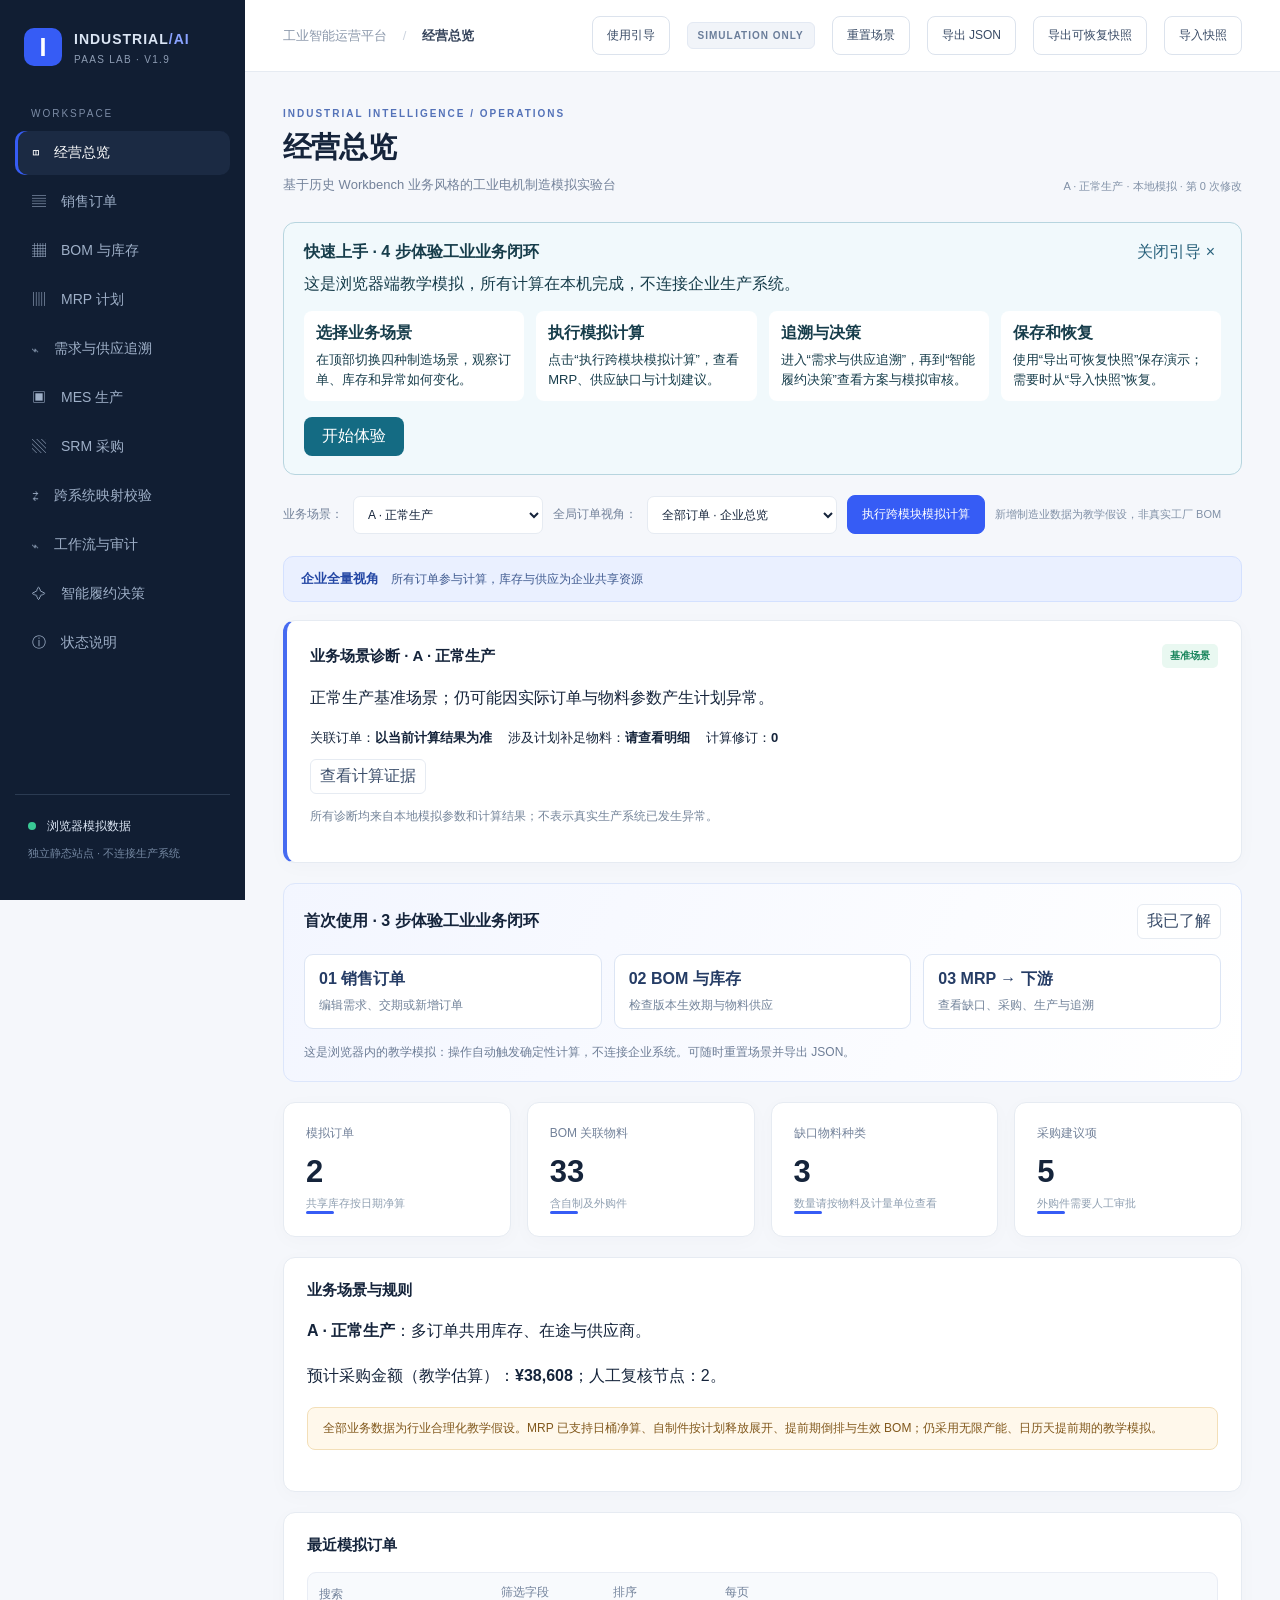
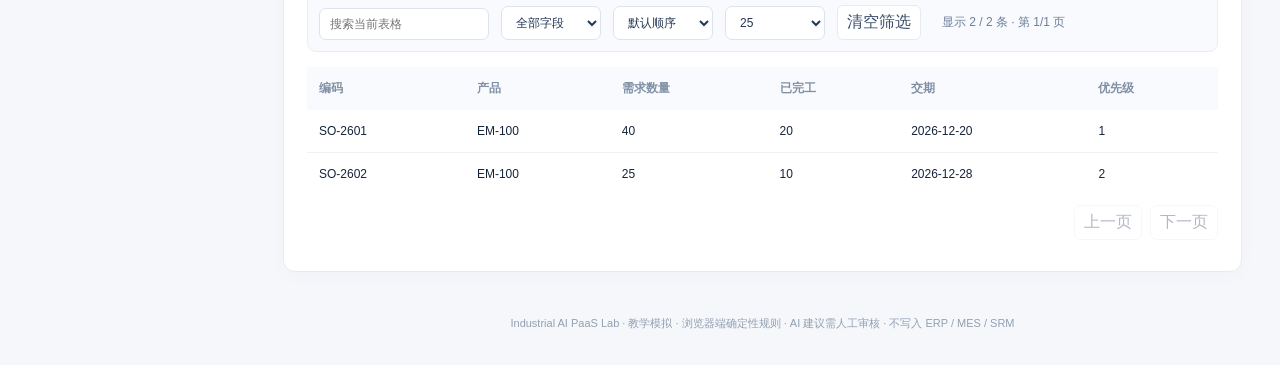
<file: index.html>
<!doctype html><html lang="zh-CN"><head><meta charset="utf-8"><meta name="viewport" content="width=device-width,initial-scale=1"><title>Industrial AI PaaS Lab · V1.9 Manufacturing Workbench</title><link rel="icon" type="image/svg+xml" href="./favicon.svg"><link rel="stylesheet" href="./style.css"></head><body>
<div class="shell"><aside class="sidebar"><div class="brand"><span class="brandmark">I</span><div><strong>INDUSTRIAL<span class="accent">/AI</span></strong><small>PAAS LAB · V1.9</small></div></div><div class="sectionlabel">WORKSPACE</div><nav id="nav"><button class="nav active" data-tab="overview">◫ <span>经营总览</span></button><button class="nav" data-tab="orders">▤ <span>销售订单</span></button><button class="nav" data-tab="bom">▦ <span>BOM 与库存</span></button><button class="nav" data-tab="mrp">▥ <span>MRP 计划</span></button><button class="nav" data-tab="trace">⌁ <span>需求与供应追溯</span></button><button class="nav" data-tab="mes">▣ <span>MES 生产</span></button><button class="nav" data-tab="srm">▧ <span>SRM 采购</span></button><button class="nav" data-tab="mapping">⇄ <span>跨系统映射校验</span></button><button class="nav" data-tab="workflow">⌁ <span>工作流与审计</span></button><button class="nav" data-tab="agent">✧ <span>智能履约决策</span></button><button class="nav" data-tab="statuses">ⓘ <span>状态说明</span></button></nav><div class="sidebarbottom"><span class="pulse"></span> 浏览器模拟数据<p>独立静态站点 · 不连接生产系统</p></div></aside>
<main class="main"><header class="topbar"><div class="breadcrumb">工业智能运营平台 <span>/</span> <b id="crumb">经营总览</b></div><div class="topright"><span class="environment">SIMULATION ONLY</span><button class="outline" id="reset">重置场景</button><button class="outline" id="export">导出 JSON</button><button class="outline" id="portableExport">导出可恢复快照</button><button class="outline" id="portableImport">导入快照</button><input type="file" id="portableFile" accept=".json,application/json" hidden></div></header><div class="content"><div class="heading"><div><div class="eyebrow">INDUSTRIAL INTELLIGENCE / OPERATIONS</div><h1 id="heading">经营总览</h1><p id="subtitle">基于历史 Workbench 业务风格的工业电机制造模拟实验台</p></div><div id="sync" class="sync">初始化中</div></div><div class="toolbar"><label for="scenario">业务场景：</label><select id="scenario"></select><label for="focusOrder">全局订单视角：</label><select id="focusOrder" aria-label="全局订单视角"><option value="all">全部订单 · 企业总览</option></select><button id="run" class="primary">执行跨模块模拟计算</button><span class="sync" id="note">新增制造业数据为教学假设，非真实工厂 BOM</span></div><div id="notice" role="alert" hidden></div><div id="body"></div><footer>Industrial AI PaaS Lab · 教学模拟 · 浏览器端确定性规则 · AI 建议需人工审核 · 不写入 ERP / MES / SRM</footer></div></main></div>
<script src="./engine.js"></script><script src="./decision.js"></script><script src="./closure.js"></script><script src="./portable.js"></script><script src="./app.js"></script><script src="./onboarding.js"></script></body></html>
</file>
<file: style.css>
:root{--bg:#f5f7fb;--paper:#fff;--ink:#15243b;--muted:#73829a;--line:#e6ebf2;--blue:#365cf5;--nav:#111e33;--nav2:#1b2a43;--green:#1e9a6d;--orange:#d98a27}*{box-sizing:border-box}body{margin:0;font-family:Inter,"Segoe UI","Microsoft Yahei",sans-serif;background:var(--bg);color:var(--ink)}button,select,input{font:inherit}.shell{min-height:100vh;display:flex}.sidebar{width:245px;flex-shrink:0;background:var(--nav);color:#dbe5f4;display:flex;flex-direction:column;padding:28px 15px;position:sticky;top:0;height:100vh}.brand{display:flex;align-items:center;gap:12px;padding:0 9px 42px}.brandmark{display:grid;place-items:center;background:var(--blue);color:#fff;width:38px;height:38px;border-radius:10px;font-size:25px;font-weight:800}.brand strong{font-size:14px;letter-spacing:1px}.brand small{display:block;color:#8e9db4;font-size:10px;margin-top:6px;letter-spacing:1.3px}.accent{color:#8aa3ff}.sectionlabel{font-size:10px;color:#7c8ca6;letter-spacing:2px;padding:0 16px 12px}.nav{width:100%;display:flex;align-items:center;gap:15px;text-align:left;padding:13px 17px;border:0;background:transparent;color:#9fb0c8;border-radius:10px;cursor:pointer;font-size:14px;margin-bottom:5px}.nav.active,.nav:hover{background:var(--nav2);color:#fff}.nav.active{box-shadow:inset 3px 0 var(--blue)}.sidebarbottom{margin-top:auto;border-top:1px solid #2b3b52;padding:23px 13px 0;font-size:12px}.sidebarbottom p{color:#7588a2;font-size:11px}.pulse{display:inline-block;width:8px;height:8px;border-radius:50%;background:#39c995;margin-right:8px}.main{flex:1;min-width:0}.topbar{height:72px;background:#fff;border-bottom:1px solid var(--line);display:flex;justify-content:space-between;align-items:center;padding:0 38px}.breadcrumb{font-size:13px;color:#8b98ab}.breadcrumb b{color:#35435a;font-weight:600}.breadcrumb span{padding:0 12px;color:#ccd4df}.topright{display:flex;align-items:center;gap:17px}.environment{color:#6a7d9a;background:#f1f4f9;border:1px solid #e3e9f3;padding:7px 10px;border-radius:6px;font-size:10px;letter-spacing:1px;font-weight:700}.outline,.primary{border:1px solid #dce3ed;background:white;color:#394b66;border-radius:8px;padding:10px 14px;cursor:pointer;font-size:12px}.outline:hover{border-color:#9eb0d2}.primary{background:var(--blue);border-color:var(--blue);color:#fff}.primary:disabled{opacity:.45;cursor:not-allowed}.content{max-width:1440px;margin:auto;padding:36px 38px 24px}.heading{display:flex;justify-content:space-between;align-items:flex-end;margin-bottom:28px;gap:18px}.eyebrow{font-size:10px;color:#5472b8;font-weight:800;letter-spacing:2px}h1{font-size:29px;letter-spacing:-.8px;margin:9px 0 8px}.heading p{font-size:13px;color:var(--muted);margin:0}.sync{font-size:11px;color:#8191a7}.kpis{display:grid;grid-template-columns:repeat(4,minmax(0,1fr));gap:16px;margin-bottom:20px}.kpi,.panel{background:#fff;border:1px solid var(--line);border-radius:12px;box-shadow:0 4px 20px rgba(25,48,82,.025)}.kpi{padding:22px}.kpi .label{font-size:12px;color:var(--muted)}.kpi .value{font-size:31px;font-weight:750;margin:12px 0 6px}.kpi .hint{font-size:11px;color:#90a0b2}.kpi .accentline{width:28px;height:3px;background:var(--blue);border-radius:3px}.cols{display:grid;grid-template-columns:1.5fr 1fr;gap:20px}.panel{padding:23px;margin-bottom:20px}.panel h2{font-size:15px;margin:0 0 17px}.panelhead{display:flex;align-items:center;justify-content:space-between;gap:10px}.sub{font-size:12px;color:var(--muted);margin-top:-6px;margin-bottom:18px}.tablewrap{overflow:auto}table{border-collapse:collapse;width:100%;font-size:12px}th{text-align:left;background:#f8fafd;color:#8090a6;font-weight:650;padding:13px 12px;white-space:nowrap}td{padding:14px 12px;border-bottom:1px solid #eef1f5;white-space:nowrap}tbody tr:last-child td{border-bottom:0}.pill{border-radius:5px;padding:5px 8px;font-size:10px;font-weight:700;display:inline-block;background:#eef2ff;color:#5065bf}.pill.good{background:#e9f8f1;color:#17845b}.pill.warn{background:#fff5e8;color:#aa7021}.pill.neutral{background:#f0f3f8;color:#697a90}.empty{color:#93a1b3;font-size:13px;padding:35px 10px;text-align:center}.loading{background:#fff;border:1px solid var(--line);border-radius:12px;padding:55px;text-align:center;color:var(--muted)}.toolbar{display:flex;gap:10px;align-items:center;flex-wrap:wrap;margin-bottom:18px}.toolbar select,.toolbar input{border:1px solid #dce3ed;border-radius:8px;padding:10px 12px;background:white;min-width:190px;color:#35445a;font-size:12px}.alert{padding:14px 17px;border-radius:8px;margin-bottom:18px;font-size:13px;background:#fff1ec;color:#9e462d;border:1px solid #ffd7c8}.alert.ok{background:#eaf8f1;color:#1e7d57;border-color:#c7edda}.note{background:#f4f7fe;border:1px solid #e1e9fb;padding:15px;border-radius:8px;color:#63799b;font-size:12px;line-height:1.8;margin-bottom:20px}.json{white-space:pre-wrap;word-break:break-word;background:#f8fafd;padding:16px;border-radius:8px;font:11px/1.7 Consolas,monospace;max-height:380px;overflow:auto}.metricrow{display:flex;justify-content:space-between;border-bottom:1px solid var(--line);padding:12px 0;font-size:12px}.metricrow span{color:var(--muted)}.metricrow b{font-weight:650}footer{font-size:11px;color:#9aa7b7;text-align:center;padding:20px 0 10px}@media(max-width:1000px){.sidebar{width:78px}.brand>div,.sectionlabel,.nav span,.sidebarbottom{display:none}.brand{padding:0 4px 35px}.nav{justify-content:center;font-size:20px}.content{padding:26px}.kpis{grid-template-columns:repeat(2,1fr)}.cols{grid-template-columns:1fr}}@media(max-width:600px){.sidebar{width:58px;padding:15px 6px}.topbar{padding:0 16px}.environment{display:none}.content{padding:20px 14px}.kpis{gap:9px}.kpi{padding:16px}.kpi .value{font-size:25px}.heading{align-items:flex-start;flex-direction:column}}

.flowsteps{display:flex;flex-wrap:wrap;gap:8px;margin:0 0 20px}.flowstep{padding:12px 10px;background:#e9eef7;border:1px solid #dce5f2;border-radius:8px;color:#75849a;font-size:11px;font-weight:700;flex:1;min-width:125px}.flowstep span{display:inline-grid;place-items:center;border-radius:50%;background:#cbd5e3;color:#fff;width:20px;height:20px;margin-right:6px}.flowstep.done{background:#eaf8f1;color:#17845b;border-color:#bde8d4}.flowstep.done span{background:#1e9a6d}.statuscards{display:flex;gap:12px;flex-wrap:wrap}.statuscard{border:1px solid var(--line);border-radius:9px;padding:16px 22px;min-width:140px;display:flex;flex-direction:column;gap:9px}.statuscard b{font-size:12px;color:var(--muted)}.statuscard strong{font-size:25px}.raw{border:1px solid var(--line);border-radius:10px;background:white;padding:18px 22px;margin-bottom:20px}.raw summary{cursor:pointer;color:#365cf5;font-size:13px;font-weight:700}.raw pre{margin-top:16px}@media(max-width:600px){.flowstep{min-width:100px}}
.toolbar{display:flex;gap:10px;align-items:center;flex-wrap:wrap;margin-bottom:22px}.toolbar select,.toolbar input{border:1px solid var(--line);border-radius:7px;padding:10px;background:white;color:var(--ink)}.toolbar label{font-size:12px;color:var(--muted)}.panel .actions{display:flex;gap:8px;flex-wrap:wrap}.inlineform{display:flex;flex-wrap:wrap;gap:10px;align-items:end}.inlineform label{font-size:12px;color:var(--muted);display:flex;flex-direction:column;gap:5px}.inlineform input,.inlineform select{padding:9px;border:1px solid var(--line);border-radius:6px;max-width:170px}.smallbtn{border:1px solid var(--line);background:#fff;color:#3b4e6b;padding:6px 9px;border-radius:6px;cursor:pointer}.smallbtn.danger{color:#a53535}.status{cursor:help}.helptext{color:#75859a;font-size:12px;line-height:1.8}.grid2{display:grid;grid-template-columns:1fr 1fr;gap:16px}.warning{background:#fff8eb;border:1px solid #f3dfb8;padding:12px 15px;border-radius:8px;color:#81581c;font-size:12px;margin-bottom:18px}.badge-line{font-size:12px;color:#5a6a80;margin:6px 0 12px}.panel p{line-height:1.8}footer{margin-top:24px;font-size:11px;color:#92a0b2}@media(max-width:850px){.shell{display:block}.sidebar{width:100%;height:auto;position:static;padding:12px}.sidebar .brand{padding:5px 9px 12px}.sidebar nav{display:flex;overflow:auto}.sidebar .nav{min-width:max-content;padding:9px}.sidebarbottom{display:none}.topbar{padding:12px;height:auto}.content{padding:20px 14px}.kpis{grid-template-columns:repeat(2,minmax(0,1fr))}.grid2,.cols{grid-template-columns:1fr}}

/* UX Consolidation: display-only controls; no engine data mutations */
.uxfilters{display:flex;gap:12px;flex-wrap:wrap;align-items:end;margin-bottom:15px}.uxfilters label{display:flex;flex-direction:column;gap:5px;color:#72829b;font-size:12px}.uxfilters input,.uxfilters select{border:1px solid #dce3ed;border-radius:7px;padding:8px 10px;background:white;color:#243754;max-width:220px}.uxcount{font-size:12px;color:#6d7f9b;padding:9px}.origin-tag{display:inline-block;background:#eef2f8;color:#566781;border-radius:5px;padding:4px 7px;font-size:11px}.origin-tag.custom{background:#e9f8f1;color:#17845b}.uxguide{background:linear-gradient(115deg,#f3f6ff,#fff);border:1px solid #dce6fb;border-radius:12px;padding:20px;margin-bottom:20px}.uxguide-head{display:flex;justify-content:space-between;align-items:center;gap:12px}.uxguide-head strong{font-size:16px}.uxguide-steps{display:grid;grid-template-columns:repeat(3,minmax(0,1fr));gap:12px;margin:15px 0}.uxguide-steps button{background:#fff;border:1px solid #dce5f4;border-radius:9px;text-align:left;padding:14px;cursor:pointer;color:#253c65}.uxguide-steps button:hover{border-color:#365cf5}.uxguide-steps b,.uxguide-steps span{display:block}.uxguide-steps span{font-size:12px;color:#72839a;margin-top:7px}.uxguide p{font-size:12px;color:#6e7e97;margin:0}.compact-guide .uxguide-steps,.compact-guide p{display:none}@media(max-width:700px){.uxguide-steps{grid-template-columns:1fr}.uxfilters label{max-width:100%}}

/* RC2: global order context and reusable table controls */
.focus-banner{display:flex;align-items:center;flex-wrap:wrap;gap:12px;background:#eaf0ff;border:1px solid #d4e1ff;border-radius:10px;padding:13px 17px;margin-bottom:18px;font-size:12px;color:#405b90}.focus-banner strong{color:#2548a5;font-size:13px}.focus-banner span{flex:1}.data-table{margin-bottom:8px}.tablefilters{padding:11px;background:#f8fafd;border:1px solid #e9edf5;border-radius:9px}.tablefilters label{min-width:100px}.tablefilters input{max-width:170px}.tablefilters select{max-width:175px}.tablepages{display:flex;justify-content:flex-end;gap:8px;margin-top:10px}.tablepages button:disabled{opacity:.4;cursor:not-allowed}

/* RC3 business audit additions */
.diagnostic{border-left:4px solid #466bf1}.diagnostic-head{display:flex;align-items:center;justify-content:space-between;gap:12px;flex-wrap:wrap}.diagnostic-head h2,.diagnostic-head h3{margin:0}.diagnostic-stats{display:flex;gap:16px;flex-wrap:wrap;margin:12px 0;font-size:13px}.decision{border:1px solid #dfe5f0;border-radius:12px;padding:16px;margin:12px 0;background:#fbfcff}.decision p{line-height:1.7}.decision-actions{display:flex;gap:8px;flex-wrap:wrap}.decision-actions button{cursor:pointer}.diagnostic .helptext{margin-top:12px}

/* Version A guided first-run experience */
.a-welcome{padding:18px 20px;margin:12px 0 20px;border:1px solid #b7d5df;border-radius:12px;background:#f1f9fc;color:#173d4b}.a-welcome-head{display:flex;justify-content:space-between;gap:12px;align-items:center}.a-welcome-head button{background:transparent;border:0;cursor:pointer;color:#28617b}.a-welcome p{margin:10px 0}.a-welcome ol{display:grid;grid-template-columns:repeat(auto-fit,minmax(205px,1fr));gap:12px;padding:0;list-style:none}.a-welcome li{display:flex;flex-direction:column;gap:6px;padding:12px;border-radius:8px;background:white}.a-welcome li span{font-size:13px;line-height:1.5}.a-welcome #a-welcome-start{padding:9px 18px;border:0;border-radius:8px;background:#146b83;color:white;cursor:pointer}
</file>
